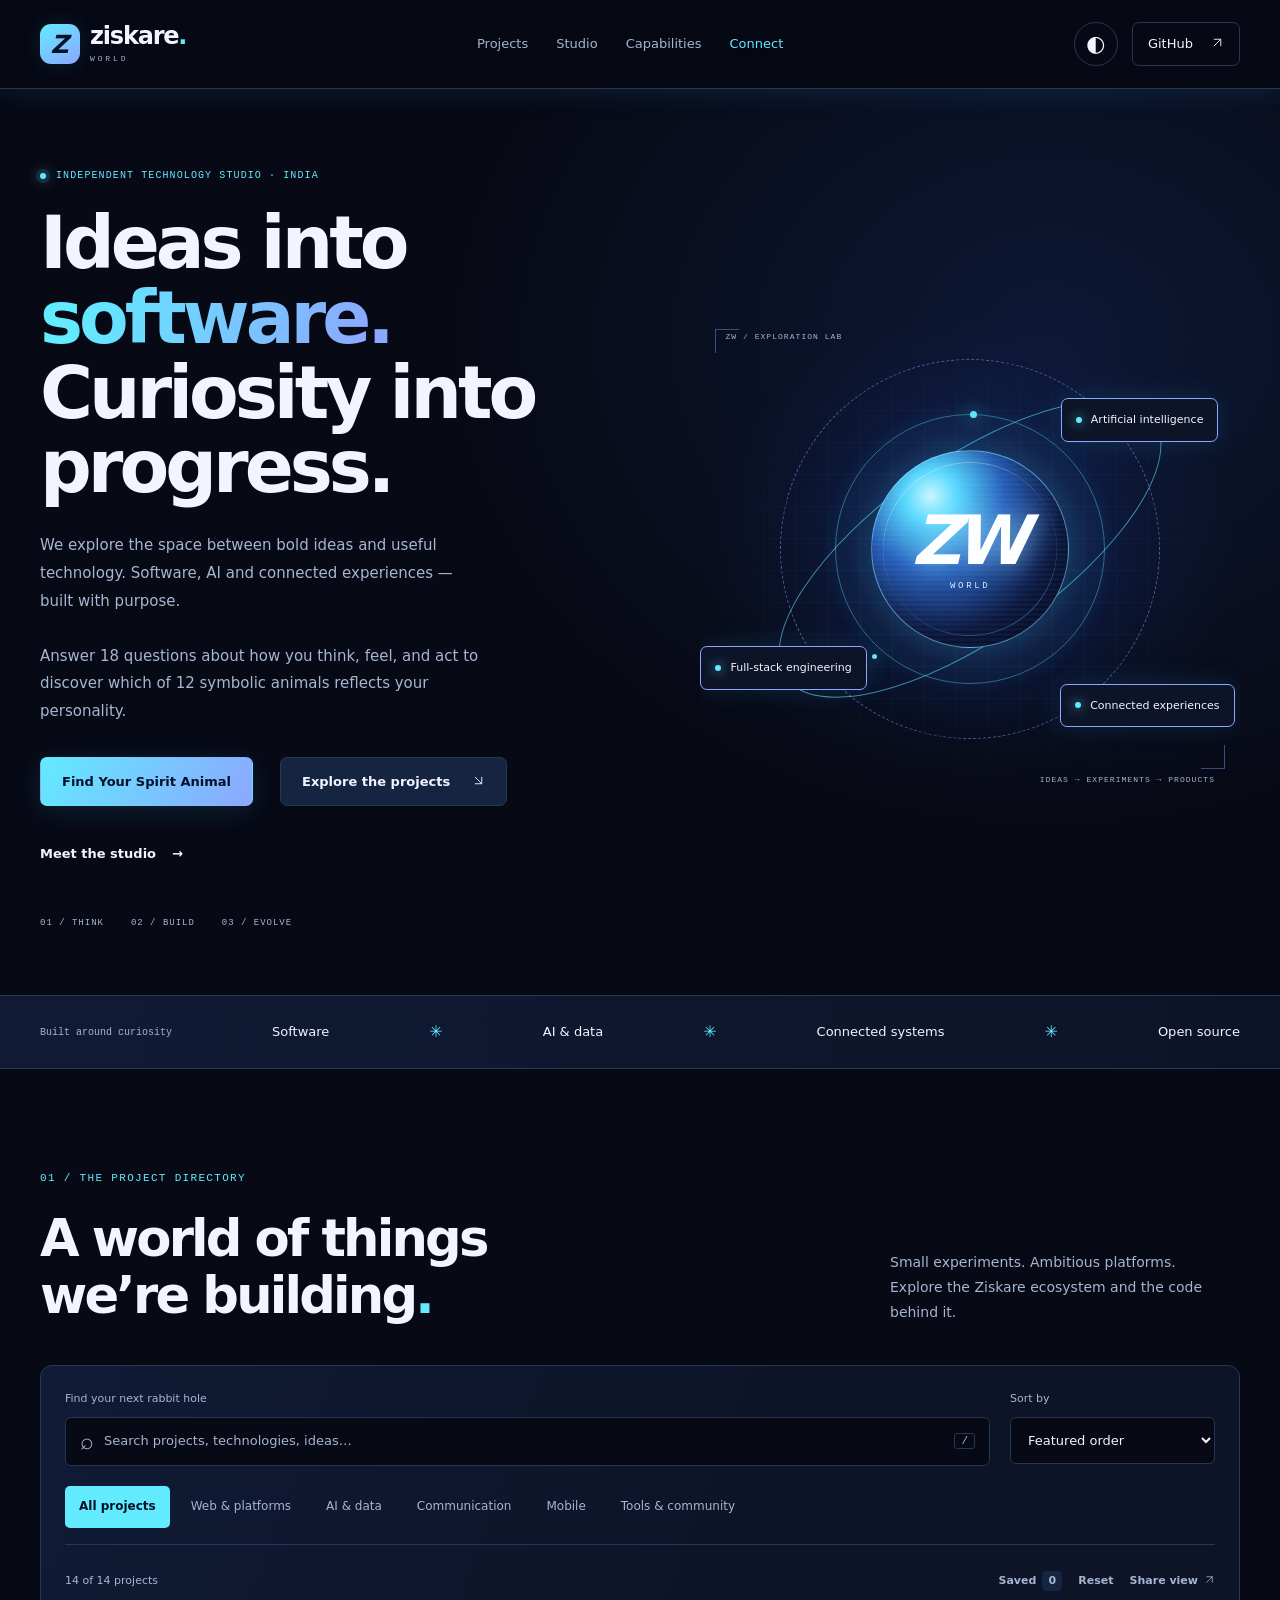
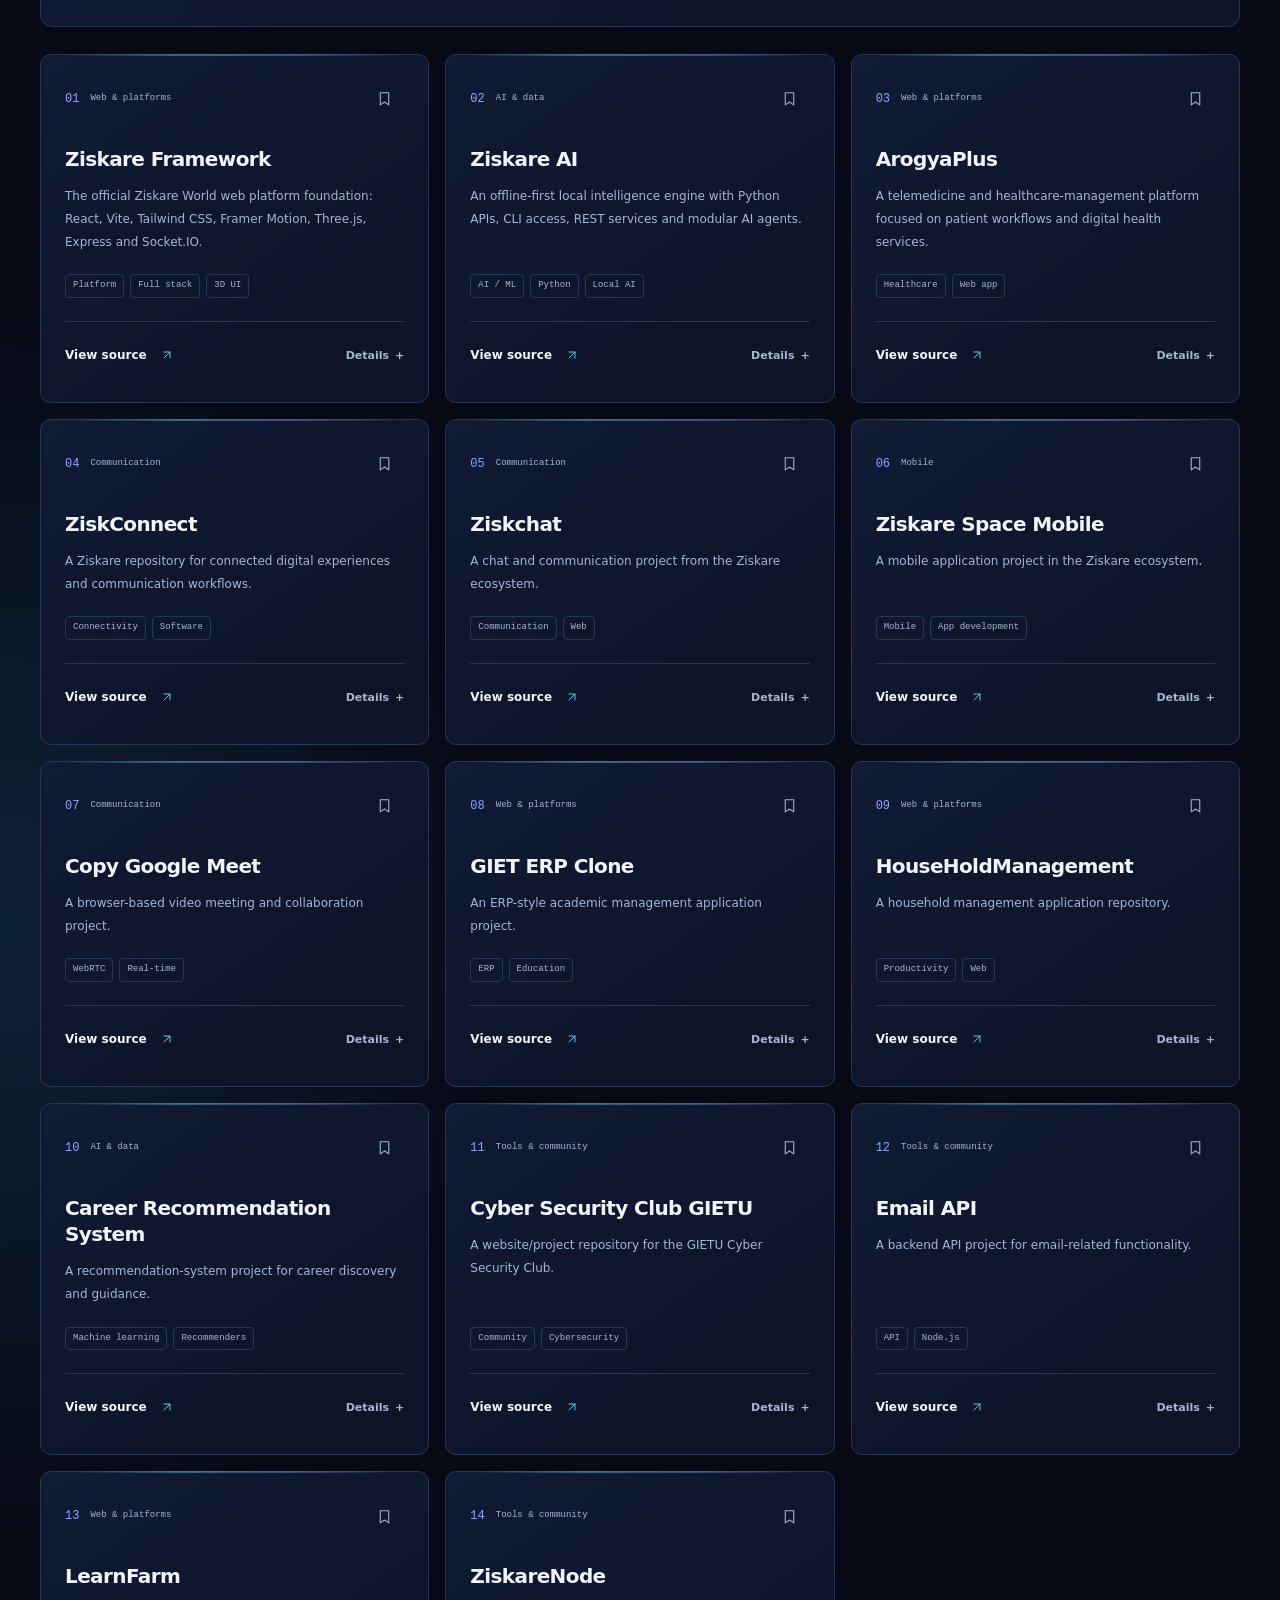
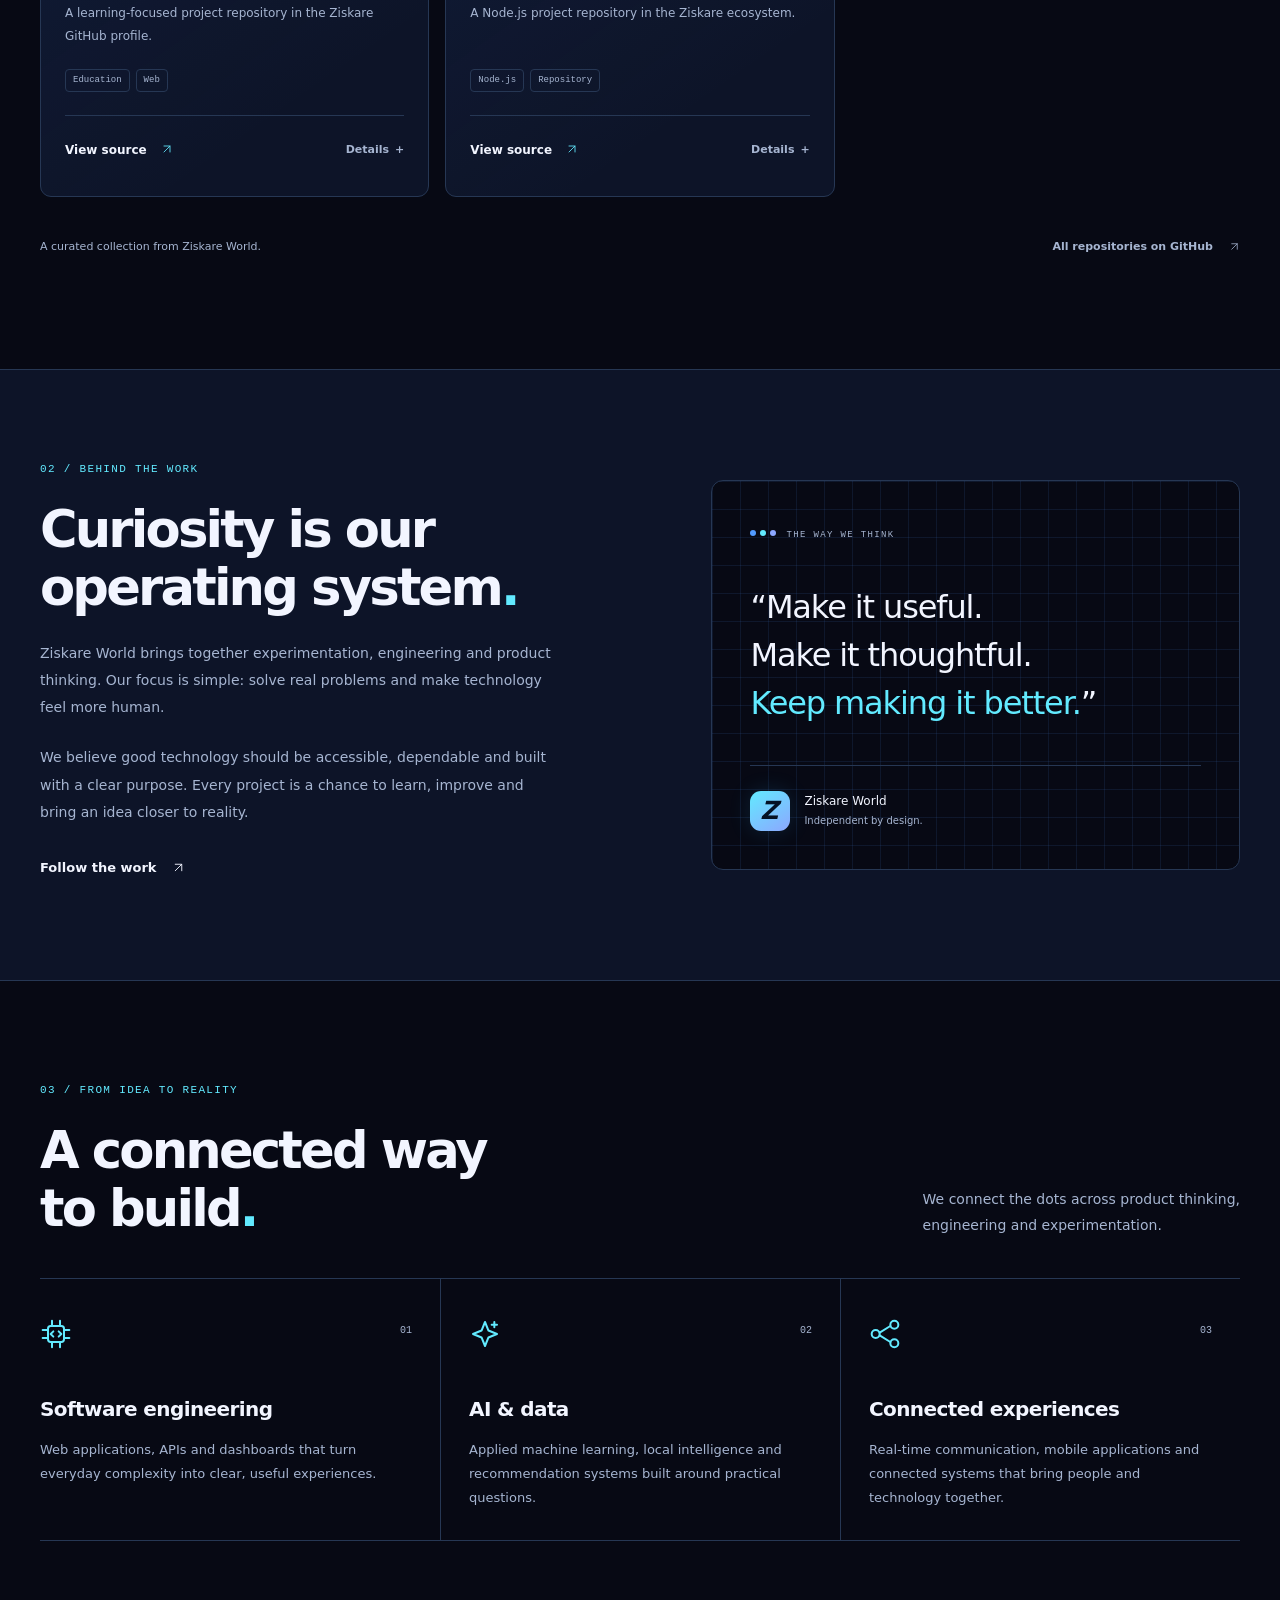
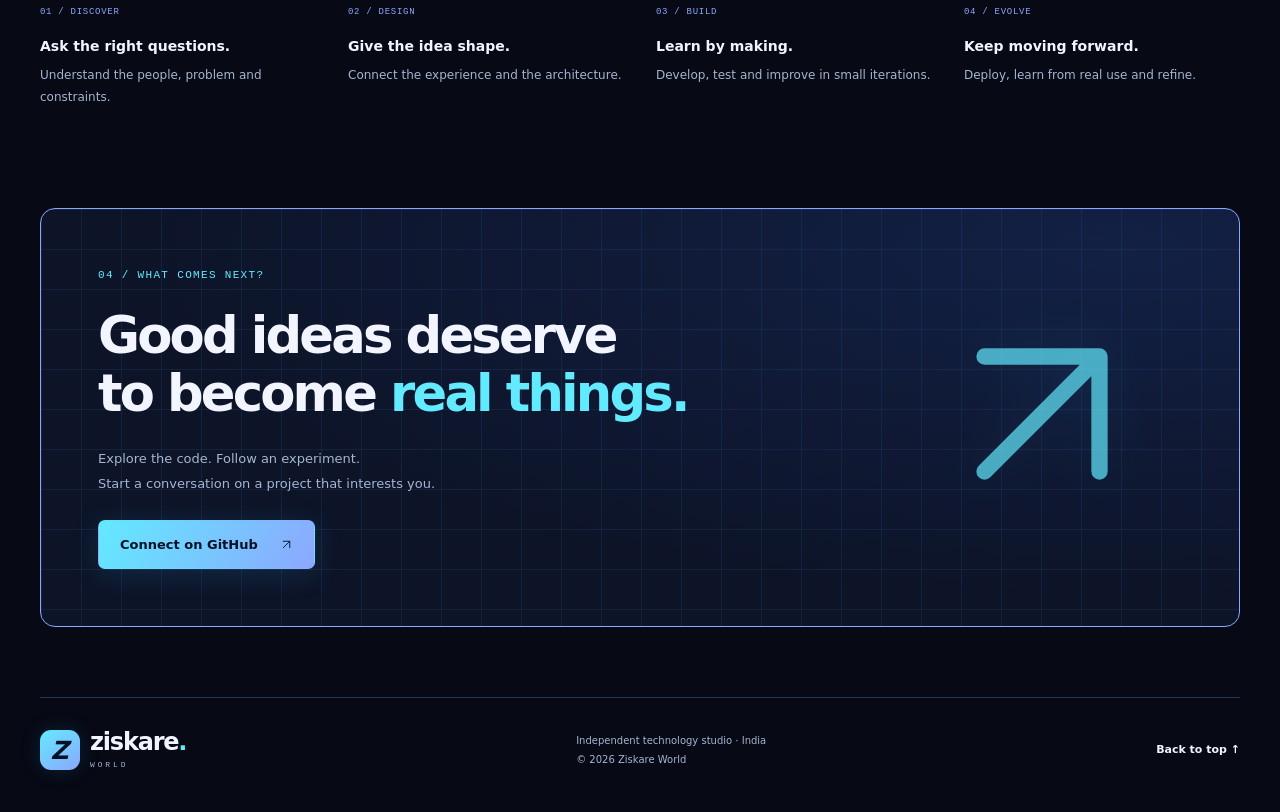
<file: index.html>
<!doctype html>
<html lang="en" data-theme="dark">
  <head>
    <meta charset="utf-8" />
    <meta name="viewport" content="width=device-width, initial-scale=1" />
    <meta name="theme-color" content="#070914" />
    <meta
      name="description"
      content="Ziskare World is an independent technology studio exploring software, AI and connected experiences. Discover our projects and the thinking behind them."
    />
    <link rel="canonical" href="https://ziskare.dev/" />
    <meta property="og:title" content="Ziskare World — Ideas into software." />
    <meta
      property="og:description"
      content="Explore software, AI and connected experiences from Ziskare World. Find a project, explore the source, and build something useful."
    />
    <meta property="og:type" content="website" />
    <meta property="og:url" content="https://ziskare.dev/" />
    <meta property="og:site_name" content="Ziskare World" />
    <meta name="twitter:card" content="summary" />
    <title>Ziskare World — Ideas into software.</title>
    <link rel="icon" type="image/svg+xml" href="/favicon.svg" />
    <link rel="stylesheet" href="/styles.css" />
    <script>
      try {
        const theme = localStorage.getItem("ziskare-theme");
        if (theme === "light") document.documentElement.dataset.theme = theme;
      } catch (_) {}
    </script>
    <script src="/site.js" defer></script>
  </head>
  <body>
    <a class="skip-link" href="#home">Skip to content</a>
    <header class="site-header">
      <div class="wrap navigation">
        <a class="brand" href="#home" aria-label="Ziskare World home"
          ><span class="brand-mark" aria-hidden="true">Z</span
          ><span
            >ziskare<span class="brand-dot">.</span><small>WORLD</small></span
          ></a
        >
        <nav id="primary-nav" aria-label="Main navigation">
          <a href="#work">Projects</a><a href="#about">Studio</a
          ><a href="#capabilities">Capabilities</a
          ><a href="#contact">Connect</a>
        </nav>
        <div class="header-actions">
          <button
            id="theme-toggle"
            class="icon-button"
            type="button"
            aria-label="Switch to light theme"
            hidden
          >
            <span aria-hidden="true">◐</span></button
          ><a
            class="github-header"
            href="https://github.com/ziskare-world"
            target="_blank"
            rel="noopener noreferrer"
            >GitHub
            <span aria-hidden="true"
              ><svg
                class="arrow-icon"
                viewBox="0 0 24 24"
                aria-hidden="true"
                focusable="false"
              >
                <path d="M6 18 18 6M6 6h12v12" /></svg></span></a
          ><button
            class="menu-button icon-button"
            type="button"
            aria-label="Open navigation"
            aria-controls="primary-nav"
            aria-expanded="false"
            hidden
          >
            <span aria-hidden="true">☰</span>
          </button>
        </div>
      </div>
    </header>
    <main id="home" tabindex="-1">
      <section class="hero wrap" aria-labelledby="hero-title">
        <div class="hero-copy">
          <p class="eyebrow">
            <span class="status-dot" aria-hidden="true"></span> Independent
            technology studio · India
          </p>
          <h1 id="hero-title">
            Ideas into<br /><span>software.</span><br />Curiosity into<br />progress.
          </h1>
          <p class="hero-description">
            We explore the space between bold ideas and useful technology.
            Software, AI and connected experiences — built with purpose.
          </p>
          <p class="hero-description" id="spirit-quiz-description">Answer 18 questions about how you think, feel, and act to discover which of 12 symbolic animals reflects your personality.</p>
          <div class="hero-actions">
            <a class="button button-primary" href="https://animalsprit.ziskare.dev/" aria-describedby="spirit-quiz-description">Find Your Spirit Animal</a>
            <a class="button" href="#work"
              >Explore the projects
              <span aria-hidden="true"
                ><svg
                  class="arrow-icon"
                  viewBox="0 0 24 24"
                  aria-hidden="true"
                  focusable="false"
                >
                  <path d="m6 6 12 12M6 18h12V6" /></svg></span></a
            ><a class="text-link" href="#about"
              >Meet the studio <span aria-hidden="true">→</span></a
            >
          </div>
          <div class="hero-footnote">
            <span>01 / THINK</span><span>02 / BUILD</span
            ><span>03 / EVOLVE</span>
          </div>
        </div>
        <div class="hero-art" aria-hidden="true">
          <div class="art-grid"></div>
          <div class="orbital orbit-one"></div>
          <div class="orbital orbit-two"></div>
          <div class="orbital orbit-three"></div>
          <div class="orbit-core"><span>ZW</span><small>WORLD</small></div>
          <div class="orbit-tag tag-ai"><i></i> Artificial intelligence</div>
          <div class="orbit-tag tag-web"><i></i> Full-stack engineering</div>
          <div class="orbit-tag tag-connected">
            <i></i> Connected experiences
          </div>
          <span class="art-coordinate coordinate-top">ZW / EXPLORATION LAB</span
          ><span class="art-coordinate coordinate-bottom"
            >IDEAS → EXPERIMENTS → PRODUCTS</span
          >
        </div>
      </section>
      <div class="focus-strip">
        <div class="wrap">
          <span>Built around curiosity</span><strong>Software</strong
          ><i aria-hidden="true">✳</i><strong>AI & data</strong
          ><i aria-hidden="true">✳</i><strong>Connected systems</strong
          ><i aria-hidden="true">✳</i><strong>Open source</strong>
        </div>
      </div>
      <section class="section wrap" id="work" aria-labelledby="work-title">
        <div class="section-heading">
          <div>
            <p class="eyebrow">01 / The project directory</p>
            <h2 id="work-title">
              A world of things<br />we’re building<span class="accent">.</span>
            </h2>
          </div>
          <p>
            Small experiments. Ambitious platforms.<br />Explore the Ziskare
            ecosystem and the code behind it.
          </p>
        </div>
        <div class="project-tools" hidden>
          <div class="tools-top">
            <div class="search-box">
              <label for="project-search">Find your next rabbit hole</label>
              <div class="search-input">
                <span aria-hidden="true">⌕</span
                ><input
                  id="project-search"
                  type="search"
                  placeholder="Search projects, technologies, ideas…"
                  autocomplete="off"
                  aria-controls="project-grid"
                /><kbd aria-hidden="true">/</kbd>
              </div>
            </div>
            <div class="sort-box">
              <label for="project-sort">Sort by</label
              ><select id="project-sort">
                <option value="featured">Featured order</option>
                <option value="az">Name: A–Z</option>
                <option value="za">Name: Z–A</option>
              </select>
            </div>
          </div>
          <div class="filters" role="group" aria-label="Project categories">
            <button type="button" data-filter="all" aria-pressed="true">
              All projects</button
            ><button type="button" data-filter="web" aria-pressed="false">
              Web & platforms</button
            ><button type="button" data-filter="ai" aria-pressed="false">
              AI & data</button
            ><button
              type="button"
              data-filter="communication"
              aria-pressed="false"
            >
              Communication</button
            ><button type="button" data-filter="mobile" aria-pressed="false">
              Mobile</button
            ><button type="button" data-filter="tools" aria-pressed="false">
              Tools & community
            </button>
          </div>
          <div class="results-toolbar">
            <p
              id="project-count"
              role="status"
              aria-live="polite"
              aria-atomic="true"
            >
              14 projects
            </p>
            <div>
              <button
                id="saved-toggle"
                class="text-button"
                type="button"
                aria-pressed="false"
              >
                Saved <span id="saved-count">0</span></button
              ><button id="reset-projects" class="text-button" type="button">
                Reset</button
              ><button id="share-view" class="text-button" type="button">
                Share view
                <span aria-hidden="true"
                  ><svg
                    class="arrow-icon"
                    viewBox="0 0 24 24"
                    aria-hidden="true"
                    focusable="false"
                  >
                    <path d="M6 18 18 6M6 6h12v12" /></svg
                ></span>
              </button>
            </div>
          </div>
          <div id="share-panel" class="share-panel" hidden>
            <label for="share-url">Share this search</label>
            <div class="share-row">
              <input id="share-url" type="text" readonly /><button
                id="copy-view"
                class="button button-small"
                type="button"
              >
                Copy link
              </button>
            </div>
            <p>
              Includes your search, category and sort order. Saved projects stay
              on this browser.
            </p>
          </div>
        </div>
        <div id="empty-state" class="empty-state" hidden>
          <span aria-hidden="true">⌕</span>
          <h3 id="empty-title">No matching projects</h3>
          <p id="empty-description">
            Try a different search or explore another category.
          </p>
          <button id="empty-reset" class="button button-primary" type="button">
            Show all projects
          </button>
        </div>
        <div class="project-grid" id="project-grid">
          <article
            class="project-card"
            data-category="web"
            data-project="ziskare-official"
            id="project-ziskare-official"
          >
            <div class="card-top">
              <span class="project-number">01</span
              ><span class="category-label">Web & platforms</span
              ><button
                class="save-button"
                type="button"
                aria-pressed="false"
                aria-label="Save Ziskare Framework"
                data-save
                hidden
              >
                <svg viewBox="0 0 24 24" aria-hidden="true">
                  <path d="M6 4h12v17l-6-4-6 4z" />
                </svg>
              </button>
            </div>
            <h3>Ziskare Framework</h3>
            <p class="project-description">
              The official Ziskare World web platform foundation: React, Vite,
              Tailwind CSS, Framer Motion, Three.js, Express and Socket.IO.
            </p>
            <div class="tags">
              <span>Platform</span><span>Full stack</span><span>3D UI</span>
            </div>
            <div class="card-actions">
              <a
                class="repo-link"
                href="https://github.com/ziskare-world/Ziskare-Official"
                target="_blank"
                rel="noopener noreferrer"
                aria-label="Open Ziskare Framework on GitHub (opens in a new tab)"
                >View source
                <span aria-hidden="true"
                  ><svg
                    class="arrow-icon"
                    viewBox="0 0 24 24"
                    aria-hidden="true"
                    focusable="false"
                  >
                    <path d="M6 18 18 6M6 6h12v12" /></svg></span></a
              ><button
                class="text-button"
                type="button"
                data-details
                hidden
                aria-label="Details for Ziskare Framework"
              >
                Details <span aria-hidden="true">+</span>
              </button>
            </div>
          </article>
          <article
            class="project-card"
            data-category="ai"
            data-project="ziskare-ai"
            id="project-ziskare-ai"
          >
            <div class="card-top">
              <span class="project-number">02</span
              ><span class="category-label">AI & data</span
              ><button
                class="save-button"
                type="button"
                aria-pressed="false"
                aria-label="Save Ziskare AI"
                data-save
                hidden
              >
                <svg viewBox="0 0 24 24" aria-hidden="true">
                  <path d="M6 4h12v17l-6-4-6 4z" />
                </svg>
              </button>
            </div>
            <h3>Ziskare AI</h3>
            <p class="project-description">
              An offline-first local intelligence engine with Python APIs, CLI
              access, REST services and modular AI agents.
            </p>
            <div class="tags">
              <span>AI / ML</span><span>Python</span><span>Local AI</span>
            </div>
            <div class="card-actions">
              <a
                class="repo-link"
                href="https://github.com/ziskare-world/Ziskare-Ai"
                target="_blank"
                rel="noopener noreferrer"
                aria-label="Open Ziskare AI on GitHub (opens in a new tab)"
                >View source
                <span aria-hidden="true"
                  ><svg
                    class="arrow-icon"
                    viewBox="0 0 24 24"
                    aria-hidden="true"
                    focusable="false"
                  >
                    <path d="M6 18 18 6M6 6h12v12" /></svg></span></a
              ><button
                class="text-button"
                type="button"
                data-details
                hidden
                aria-label="Details for Ziskare AI"
              >
                Details <span aria-hidden="true">+</span>
              </button>
            </div>
          </article>
          <article
            class="project-card"
            data-category="web"
            data-project="arogya-plus"
            id="project-arogya-plus"
          >
            <div class="card-top">
              <span class="project-number">03</span
              ><span class="category-label">Web & platforms</span
              ><button
                class="save-button"
                type="button"
                aria-pressed="false"
                aria-label="Save ArogyaPlus"
                data-save
                hidden
              >
                <svg viewBox="0 0 24 24" aria-hidden="true">
                  <path d="M6 4h12v17l-6-4-6 4z" />
                </svg>
              </button>
            </div>
            <h3>ArogyaPlus</h3>
            <p class="project-description">
              A telemedicine and healthcare-management platform focused on
              patient workflows and digital health services.
            </p>
            <div class="tags"><span>Healthcare</span><span>Web app</span></div>
            <div class="card-actions">
              <a
                class="repo-link"
                href="https://github.com/ziskare-world/Arogya-Plus"
                target="_blank"
                rel="noopener noreferrer"
                aria-label="Open ArogyaPlus on GitHub (opens in a new tab)"
                >View source
                <span aria-hidden="true"
                  ><svg
                    class="arrow-icon"
                    viewBox="0 0 24 24"
                    aria-hidden="true"
                    focusable="false"
                  >
                    <path d="M6 18 18 6M6 6h12v12" /></svg></span></a
              ><button
                class="text-button"
                type="button"
                data-details
                hidden
                aria-label="Details for ArogyaPlus"
              >
                Details <span aria-hidden="true">+</span>
              </button>
            </div>
          </article>
          <article
            class="project-card"
            data-category="communication"
            data-project="ziskconnect"
            id="project-ziskconnect"
          >
            <div class="card-top">
              <span class="project-number">04</span
              ><span class="category-label">Communication</span
              ><button
                class="save-button"
                type="button"
                aria-pressed="false"
                aria-label="Save ZiskConnect"
                data-save
                hidden
              >
                <svg viewBox="0 0 24 24" aria-hidden="true">
                  <path d="M6 4h12v17l-6-4-6 4z" />
                </svg>
              </button>
            </div>
            <h3>ZiskConnect</h3>
            <p class="project-description">
              A Ziskare repository for connected digital experiences and
              communication workflows.
            </p>
            <div class="tags">
              <span>Connectivity</span><span>Software</span>
            </div>
            <div class="card-actions">
              <a
                class="repo-link"
                href="https://github.com/ziskare-world/ZiskConnect"
                target="_blank"
                rel="noopener noreferrer"
                aria-label="Open ZiskConnect on GitHub (opens in a new tab)"
                >View source
                <span aria-hidden="true"
                  ><svg
                    class="arrow-icon"
                    viewBox="0 0 24 24"
                    aria-hidden="true"
                    focusable="false"
                  >
                    <path d="M6 18 18 6M6 6h12v12" /></svg></span></a
              ><button
                class="text-button"
                type="button"
                data-details
                hidden
                aria-label="Details for ZiskConnect"
              >
                Details <span aria-hidden="true">+</span>
              </button>
            </div>
          </article>
          <article
            class="project-card"
            data-category="communication"
            data-project="ziskchat"
            id="project-ziskchat"
          >
            <div class="card-top">
              <span class="project-number">05</span
              ><span class="category-label">Communication</span
              ><button
                class="save-button"
                type="button"
                aria-pressed="false"
                aria-label="Save Ziskchat"
                data-save
                hidden
              >
                <svg viewBox="0 0 24 24" aria-hidden="true">
                  <path d="M6 4h12v17l-6-4-6 4z" />
                </svg>
              </button>
            </div>
            <h3>Ziskchat</h3>
            <p class="project-description">
              A chat and communication project from the Ziskare ecosystem.
            </p>
            <div class="tags"><span>Communication</span><span>Web</span></div>
            <div class="card-actions">
              <a
                class="repo-link"
                href="https://github.com/ziskare-world/Ziskchat"
                target="_blank"
                rel="noopener noreferrer"
                aria-label="Open Ziskchat on GitHub (opens in a new tab)"
                >View source
                <span aria-hidden="true"
                  ><svg
                    class="arrow-icon"
                    viewBox="0 0 24 24"
                    aria-hidden="true"
                    focusable="false"
                  >
                    <path d="M6 18 18 6M6 6h12v12" /></svg></span></a
              ><button
                class="text-button"
                type="button"
                data-details
                hidden
                aria-label="Details for Ziskchat"
              >
                Details <span aria-hidden="true">+</span>
              </button>
            </div>
          </article>
          <article
            class="project-card"
            data-category="mobile"
            data-project="ziskare-space-mobile"
            id="project-ziskare-space-mobile"
          >
            <div class="card-top">
              <span class="project-number">06</span
              ><span class="category-label">Mobile</span
              ><button
                class="save-button"
                type="button"
                aria-pressed="false"
                aria-label="Save Ziskare Space Mobile"
                data-save
                hidden
              >
                <svg viewBox="0 0 24 24" aria-hidden="true">
                  <path d="M6 4h12v17l-6-4-6 4z" />
                </svg>
              </button>
            </div>
            <h3>Ziskare Space Mobile</h3>
            <p class="project-description">
              A mobile application project in the Ziskare ecosystem.
            </p>
            <div class="tags">
              <span>Mobile</span><span>App development</span>
            </div>
            <div class="card-actions">
              <a
                class="repo-link"
                href="https://github.com/ziskare-world/Ziskare-space-Mobile"
                target="_blank"
                rel="noopener noreferrer"
                aria-label="Open Ziskare Space Mobile on GitHub (opens in a new tab)"
                >View source
                <span aria-hidden="true"
                  ><svg
                    class="arrow-icon"
                    viewBox="0 0 24 24"
                    aria-hidden="true"
                    focusable="false"
                  >
                    <path d="M6 18 18 6M6 6h12v12" /></svg></span></a
              ><button
                class="text-button"
                type="button"
                data-details
                hidden
                aria-label="Details for Ziskare Space Mobile"
              >
                Details <span aria-hidden="true">+</span>
              </button>
            </div>
          </article>
          <article
            class="project-card"
            data-category="communication"
            data-project="copy-google-meet"
            id="project-copy-google-meet"
          >
            <div class="card-top">
              <span class="project-number">07</span
              ><span class="category-label">Communication</span
              ><button
                class="save-button"
                type="button"
                aria-pressed="false"
                aria-label="Save Copy Google Meet"
                data-save
                hidden
              >
                <svg viewBox="0 0 24 24" aria-hidden="true">
                  <path d="M6 4h12v17l-6-4-6 4z" />
                </svg>
              </button>
            </div>
            <h3>Copy Google Meet</h3>
            <p class="project-description">
              A browser-based video meeting and collaboration project.
            </p>
            <div class="tags"><span>WebRTC</span><span>Real-time</span></div>
            <div class="card-actions">
              <a
                class="repo-link"
                href="https://github.com/ziskare-world/copy-google-meet"
                target="_blank"
                rel="noopener noreferrer"
                aria-label="Open Copy Google Meet on GitHub (opens in a new tab)"
                >View source
                <span aria-hidden="true"
                  ><svg
                    class="arrow-icon"
                    viewBox="0 0 24 24"
                    aria-hidden="true"
                    focusable="false"
                  >
                    <path d="M6 18 18 6M6 6h12v12" /></svg></span></a
              ><button
                class="text-button"
                type="button"
                data-details
                hidden
                aria-label="Details for Copy Google Meet"
              >
                Details <span aria-hidden="true">+</span>
              </button>
            </div>
          </article>
          <article
            class="project-card"
            data-category="web"
            data-project="giet-erp-clone"
            id="project-giet-erp-clone"
          >
            <div class="card-top">
              <span class="project-number">08</span
              ><span class="category-label">Web & platforms</span
              ><button
                class="save-button"
                type="button"
                aria-pressed="false"
                aria-label="Save GIET ERP Clone"
                data-save
                hidden
              >
                <svg viewBox="0 0 24 24" aria-hidden="true">
                  <path d="M6 4h12v17l-6-4-6 4z" />
                </svg>
              </button>
            </div>
            <h3>GIET ERP Clone</h3>
            <p class="project-description">
              An ERP-style academic management application project.
            </p>
            <div class="tags"><span>ERP</span><span>Education</span></div>
            <div class="card-actions">
              <a
                class="repo-link"
                href="https://github.com/ziskare-world/GIET-Erp-clone"
                target="_blank"
                rel="noopener noreferrer"
                aria-label="Open GIET ERP Clone on GitHub (opens in a new tab)"
                >View source
                <span aria-hidden="true"
                  ><svg
                    class="arrow-icon"
                    viewBox="0 0 24 24"
                    aria-hidden="true"
                    focusable="false"
                  >
                    <path d="M6 18 18 6M6 6h12v12" /></svg></span></a
              ><button
                class="text-button"
                type="button"
                data-details
                hidden
                aria-label="Details for GIET ERP Clone"
              >
                Details <span aria-hidden="true">+</span>
              </button>
            </div>
          </article>
          <article
            class="project-card"
            data-category="web"
            data-project="householdmanagement"
            id="project-householdmanagement"
          >
            <div class="card-top">
              <span class="project-number">09</span
              ><span class="category-label">Web & platforms</span
              ><button
                class="save-button"
                type="button"
                aria-pressed="false"
                aria-label="Save HouseHoldManagement"
                data-save
                hidden
              >
                <svg viewBox="0 0 24 24" aria-hidden="true">
                  <path d="M6 4h12v17l-6-4-6 4z" />
                </svg>
              </button>
            </div>
            <h3>HouseHoldManagement</h3>
            <p class="project-description">
              A household management application repository.
            </p>
            <div class="tags"><span>Productivity</span><span>Web</span></div>
            <div class="card-actions">
              <a
                class="repo-link"
                href="https://github.com/ziskare-world/HouseHoldManagement"
                target="_blank"
                rel="noopener noreferrer"
                aria-label="Open HouseHoldManagement on GitHub (opens in a new tab)"
                >View source
                <span aria-hidden="true"
                  ><svg
                    class="arrow-icon"
                    viewBox="0 0 24 24"
                    aria-hidden="true"
                    focusable="false"
                  >
                    <path d="M6 18 18 6M6 6h12v12" /></svg></span></a
              ><button
                class="text-button"
                type="button"
                data-details
                hidden
                aria-label="Details for HouseHoldManagement"
              >
                Details <span aria-hidden="true">+</span>
              </button>
            </div>
          </article>
          <article
            class="project-card"
            data-category="ai"
            data-project="career-recommendation-system"
            id="project-career-recommendation-system"
          >
            <div class="card-top">
              <span class="project-number">10</span
              ><span class="category-label">AI & data</span
              ><button
                class="save-button"
                type="button"
                aria-pressed="false"
                aria-label="Save Career Recommendation System"
                data-save
                hidden
              >
                <svg viewBox="0 0 24 24" aria-hidden="true">
                  <path d="M6 4h12v17l-6-4-6 4z" />
                </svg>
              </button>
            </div>
            <h3>Career Recommendation System</h3>
            <p class="project-description">
              A recommendation-system project for career discovery and guidance.
            </p>
            <div class="tags">
              <span>Machine learning</span><span>Recommenders</span>
            </div>
            <div class="card-actions">
              <a
                class="repo-link"
                href="https://github.com/ziskare-world/Career-Recommendation-System"
                target="_blank"
                rel="noopener noreferrer"
                aria-label="Open Career Recommendation System on GitHub (opens in a new tab)"
                >View source
                <span aria-hidden="true"
                  ><svg
                    class="arrow-icon"
                    viewBox="0 0 24 24"
                    aria-hidden="true"
                    focusable="false"
                  >
                    <path d="M6 18 18 6M6 6h12v12" /></svg></span></a
              ><button
                class="text-button"
                type="button"
                data-details
                hidden
                aria-label="Details for Career Recommendation System"
              >
                Details <span aria-hidden="true">+</span>
              </button>
            </div>
          </article>
          <article
            class="project-card"
            data-category="tools"
            data-project="cyber-seccurity-club-gietu"
            id="project-cyber-seccurity-club-gietu"
          >
            <div class="card-top">
              <span class="project-number">11</span
              ><span class="category-label">Tools & community</span
              ><button
                class="save-button"
                type="button"
                aria-pressed="false"
                aria-label="Save Cyber Security Club GIETU"
                data-save
                hidden
              >
                <svg viewBox="0 0 24 24" aria-hidden="true">
                  <path d="M6 4h12v17l-6-4-6 4z" />
                </svg>
              </button>
            </div>
            <h3>Cyber Security Club GIETU</h3>
            <p class="project-description">
              A website/project repository for the GIETU Cyber Security Club.
            </p>
            <div class="tags">
              <span>Community</span><span>Cybersecurity</span>
            </div>
            <div class="card-actions">
              <a
                class="repo-link"
                href="https://github.com/ziskare-world/Cyber-Seccurity-Club-Gietu"
                target="_blank"
                rel="noopener noreferrer"
                aria-label="Open Cyber Security Club GIETU on GitHub (opens in a new tab)"
                >View source
                <span aria-hidden="true"
                  ><svg
                    class="arrow-icon"
                    viewBox="0 0 24 24"
                    aria-hidden="true"
                    focusable="false"
                  >
                    <path d="M6 18 18 6M6 6h12v12" /></svg></span></a
              ><button
                class="text-button"
                type="button"
                data-details
                hidden
                aria-label="Details for Cyber Security Club GIETU"
              >
                Details <span aria-hidden="true">+</span>
              </button>
            </div>
          </article>
          <article
            class="project-card"
            data-category="tools"
            data-project="email-api"
            id="project-email-api"
          >
            <div class="card-top">
              <span class="project-number">12</span
              ><span class="category-label">Tools & community</span
              ><button
                class="save-button"
                type="button"
                aria-pressed="false"
                aria-label="Save Email API"
                data-save
                hidden
              >
                <svg viewBox="0 0 24 24" aria-hidden="true">
                  <path d="M6 4h12v17l-6-4-6 4z" />
                </svg>
              </button>
            </div>
            <h3>Email API</h3>
            <p class="project-description">
              A backend API project for email-related functionality.
            </p>
            <div class="tags"><span>API</span><span>Node.js</span></div>
            <div class="card-actions">
              <a
                class="repo-link"
                href="https://github.com/ziskare-world/email-api"
                target="_blank"
                rel="noopener noreferrer"
                aria-label="Open Email API on GitHub (opens in a new tab)"
                >View source
                <span aria-hidden="true"
                  ><svg
                    class="arrow-icon"
                    viewBox="0 0 24 24"
                    aria-hidden="true"
                    focusable="false"
                  >
                    <path d="M6 18 18 6M6 6h12v12" /></svg></span></a
              ><button
                class="text-button"
                type="button"
                data-details
                hidden
                aria-label="Details for Email API"
              >
                Details <span aria-hidden="true">+</span>
              </button>
            </div>
          </article>
          <article
            class="project-card"
            data-category="web"
            data-project="learnfarm"
            id="project-learnfarm"
          >
            <div class="card-top">
              <span class="project-number">13</span
              ><span class="category-label">Web & platforms</span
              ><button
                class="save-button"
                type="button"
                aria-pressed="false"
                aria-label="Save LearnFarm"
                data-save
                hidden
              >
                <svg viewBox="0 0 24 24" aria-hidden="true">
                  <path d="M6 4h12v17l-6-4-6 4z" />
                </svg>
              </button>
            </div>
            <h3>LearnFarm</h3>
            <p class="project-description">
              A learning-focused project repository in the Ziskare GitHub
              profile.
            </p>
            <div class="tags"><span>Education</span><span>Web</span></div>
            <div class="card-actions">
              <a
                class="repo-link"
                href="https://github.com/ziskare-world/learnfarm"
                target="_blank"
                rel="noopener noreferrer"
                aria-label="Open LearnFarm on GitHub (opens in a new tab)"
                >View source
                <span aria-hidden="true"
                  ><svg
                    class="arrow-icon"
                    viewBox="0 0 24 24"
                    aria-hidden="true"
                    focusable="false"
                  >
                    <path d="M6 18 18 6M6 6h12v12" /></svg></span></a
              ><button
                class="text-button"
                type="button"
                data-details
                hidden
                aria-label="Details for LearnFarm"
              >
                Details <span aria-hidden="true">+</span>
              </button>
            </div>
          </article>
          <article
            class="project-card"
            data-category="tools"
            data-project="ziskarenode"
            id="project-ziskarenode"
          >
            <div class="card-top">
              <span class="project-number">14</span
              ><span class="category-label">Tools & community</span
              ><button
                class="save-button"
                type="button"
                aria-pressed="false"
                aria-label="Save ZiskareNode"
                data-save
                hidden
              >
                <svg viewBox="0 0 24 24" aria-hidden="true">
                  <path d="M6 4h12v17l-6-4-6 4z" />
                </svg>
              </button>
            </div>
            <h3>ZiskareNode</h3>
            <p class="project-description">
              A Node.js project repository in the Ziskare ecosystem.
            </p>
            <div class="tags"><span>Node.js</span><span>Repository</span></div>
            <div class="card-actions">
              <a
                class="repo-link"
                href="https://github.com/ziskare-world/ZiskareNode"
                target="_blank"
                rel="noopener noreferrer"
                aria-label="Open ZiskareNode on GitHub (opens in a new tab)"
                >View source
                <span aria-hidden="true"
                  ><svg
                    class="arrow-icon"
                    viewBox="0 0 24 24"
                    aria-hidden="true"
                    focusable="false"
                  >
                    <path d="M6 18 18 6M6 6h12v12" /></svg></span></a
              ><button
                class="text-button"
                type="button"
                data-details
                hidden
                aria-label="Details for ZiskareNode"
              >
                Details <span aria-hidden="true">+</span>
              </button>
            </div>
          </article>
        </div>
        <div class="directory-footer">
          <p>A curated collection from Ziskare World.</p>
          <a
            class="text-link"
            href="https://github.com/ziskare-world?tab=repositories"
            target="_blank"
            rel="noopener noreferrer"
            >All repositories on GitHub
            <span aria-hidden="true"
              ><svg
                class="arrow-icon"
                viewBox="0 0 24 24"
                aria-hidden="true"
                focusable="false"
              >
                <path d="M6 18 18 6M6 6h12v12" /></svg></span
          ></a>
        </div>
        <noscript
          ><p class="notice">
            All projects are available above. Enable JavaScript to use search,
            saved projects and theme switching.
          </p></noscript
        >
      </section>
      <section class="studio-section" id="about" aria-labelledby="about-title">
        <div class="wrap studio-grid">
          <div>
            <p class="eyebrow">02 / Behind the work</p>
            <h2 id="about-title">
              Curiosity is our<br />operating system<span class="accent"
                >.</span
              >
            </h2>
            <p class="section-copy">
              Ziskare World brings together experimentation, engineering and
              product thinking. Our focus is simple: solve real problems and
              make technology feel more human.
            </p>
            <p class="section-copy">
              We believe good technology should be accessible, dependable and
              built with a clear purpose. Every project is a chance to learn,
              improve and bring an idea closer to reality.
            </p>
            <a
              class="text-link"
              href="https://github.com/ziskare-world"
              target="_blank"
              rel="noopener noreferrer"
              >Follow the work
              <span aria-hidden="true"
                ><svg
                  class="arrow-icon"
                  viewBox="0 0 24 24"
                  aria-hidden="true"
                  focusable="false"
                >
                  <path d="M6 18 18 6M6 6h12v12" /></svg></span
            ></a>
          </div>
          <div class="studio-note">
            <span class="note-label">THE WAY WE THINK</span>
            <p>
              “Make it useful.<br />Make it thoughtful.<br /><em
                >Keep making it better.</em
              >”
            </p>
            <div class="note-bottom">
              <span class="brand-mark" aria-hidden="true">Z</span
              ><span
                >Ziskare World<br /><small>Independent by design.</small></span
              >
            </div>
          </div>
        </div>
      </section>
      <section
        class="section wrap"
        id="capabilities"
        aria-labelledby="capabilities-title"
      >
        <div class="section-heading">
          <div>
            <p class="eyebrow">03 / From idea to reality</p>
            <h2 id="capabilities-title">
              A connected way<br />to build<span class="accent">.</span>
            </h2>
          </div>
          <p>
            We connect the dots across product thinking,<br />engineering and
            experimentation.
          </p>
        </div>
        <div class="capability-grid">
          <article>
            <span class="capability-icon" aria-hidden="true"
              ><svg viewBox="0 0 24 24" focusable="false">
                <rect x="6" y="6" width="12" height="12" rx="2" />
                <path
                  d="M9 2v4m6-4v4M9 18v4m6-4v4M2 9h4m-4 6h4m12-6h4m-4 6h4"
                />
                <path d="m10 10-2 2 2 2m4-4 2 2-2 2" /></svg
            ></span>
            <h3>Software engineering</h3>
            <p>
              Web applications, APIs and dashboards that turn everyday
              complexity into clear, useful experiences.
            </p>
            <span class="capability-index">01</span>
          </article>
          <article>
            <span class="capability-icon" aria-hidden="true"
              ><svg viewBox="0 0 24 24" focusable="false">
                <path
                  d="m12 3 2.6 6.4L21 12l-6.4 2.6L12 21l-2.6-6.4L3 12l6.4-2.6Z"
                />
                <path d="M19 3v4m-2-2h4" /></svg
            ></span>
            <h3>AI & data</h3>
            <p>
              Applied machine learning, local intelligence and recommendation
              systems built around practical questions.
            </p>
            <span class="capability-index">02</span>
          </article>
          <article>
            <span class="capability-icon" aria-hidden="true"
              ><svg viewBox="0 0 24 24" focusable="false">
                <circle cx="5" cy="12" r="3" />
                <circle cx="19" cy="5" r="3" />
                <circle cx="19" cy="19" r="3" />
                <path d="m8 11 8-5m-8 7 8 5" /></svg
            ></span>
            <h3>Connected experiences</h3>
            <p>
              Real-time communication, mobile applications and connected systems
              that bring people and technology together.
            </p>
            <span class="capability-index">03</span>
          </article>
        </div>
        <div class="process" id="process">
          <div>
            <span>01 / DISCOVER</span>
            <h3>Ask the right questions.</h3>
            <p>Understand the people, problem and constraints.</p>
          </div>
          <div>
            <span>02 / DESIGN</span>
            <h3>Give the idea shape.</h3>
            <p>Connect the experience and the architecture.</p>
          </div>
          <div>
            <span>03 / BUILD</span>
            <h3>Learn by making.</h3>
            <p>Develop, test and improve in small iterations.</p>
          </div>
          <div>
            <span>04 / EVOLVE</span>
            <h3>Keep moving forward.</h3>
            <p>Deploy, learn from real use and refine.</p>
          </div>
        </div>
      </section>
      <section
        class="wrap contact-section"
        id="contact"
        aria-labelledby="contact-title"
      >
        <div class="contact-panel">
          <div>
            <p class="eyebrow">04 / What comes next?</p>
            <h2 id="contact-title">
              Good ideas deserve<br />to become <em>real things.</em>
            </h2>
            <p>
              Explore the code. Follow an experiment.<br />Start a conversation
              on a project that interests you.
            </p>
            <a
              class="button button-primary"
              href="https://github.com/ziskare-world"
              target="_blank"
              rel="noopener noreferrer"
              >Connect on GitHub
              <span aria-hidden="true"
                ><svg
                  class="arrow-icon"
                  viewBox="0 0 24 24"
                  aria-hidden="true"
                  focusable="false"
                >
                  <path d="M6 18 18 6M6 6h12v12" /></svg></span
            ></a>
          </div>
          <span class="contact-art" aria-hidden="true"
            ><svg
              class="arrow-icon"
              viewBox="0 0 24 24"
              aria-hidden="true"
              focusable="false"
            >
              <path d="M6 18 18 6M6 6h12v12" /></svg
          ></span>
        </div>
      </section>
    </main>
    <footer class="wrap footer">
      <a class="brand" href="#home"
        ><span class="brand-mark" aria-hidden="true">Z</span
        ><span
          >ziskare<span class="brand-dot">.</span><small>WORLD</small></span
        ></a
      >
      <p>
        Independent technology studio · India<br />©
        <span id="year">2026</span> Ziskare World
      </p>
      <a class="text-link" href="#home">Back to top ↑</a>
    </footer>
    <dialog
      id="project-dialog"
      aria-labelledby="dialog-title"
      aria-describedby="dialog-description"
    >
      <button
        class="dialog-close icon-button"
        type="button"
        aria-label="Close project details"
      >
        ×
      </button>
      <p class="eyebrow" id="dialog-category"></p>
      <h2 id="dialog-title"></h2>
      <p id="dialog-description"></p>
      <div class="tags" id="dialog-tags"></div>
      <p class="dialog-note">
        Explore the repository for source code, documentation and the latest
        project activity.
      </p>
      <a
        class="button button-primary"
        id="dialog-source"
        target="_blank"
        rel="noopener noreferrer"
        >Open on GitHub
        <svg
          class="arrow-icon"
          viewBox="0 0 24 24"
          aria-hidden="true"
          focusable="false"
        >
          <path d="M6 18 18 6M6 6h12v12" /></svg
      ></a>
    </dialog>
    <p class="toast" id="feedback" role="status" aria-live="polite" hidden></p>
    <script
      async
      src="https://pagead2.googlesyndication.com/pagead/js/adsbygoogle.js?client=ca-pub-6166613955562503"
      crossorigin="anonymous"
    ></script>
  </body>
</html>
</file>
<file: styles.css>
/* Ziskare World — no framework or build step required. */
:root {
  color-scheme: dark;
  --bg: #070914;
  --surface: #0d1428;
  --surface-high: #152441;
  --text: #f2f5ff;
  --muted: #a6b5d1;
  --line: #263754;
  --accent: #62eaff;
  --accent-text: #041126;
  --soft: #8ca7ff;
  --header: rgba(7, 9, 20, 0.92);
  --shadow: 0 24px 70px #02061166;
  --scene-glow: #244aa63a;
  --accent-glow: #35b8ff24;
  --panel-shine: #3c70df12;
  --grid-color: #4d8ded1c;
  font-family:
    Inter,
    ui-sans-serif,
    system-ui,
    -apple-system,
    BlinkMacSystemFont,
    "Segoe UI",
    sans-serif;
}
:root[data-theme="light"] {
  color-scheme: light;
  --bg: #f2f6ff;
  --surface: #fff;
  --surface-high: #e5edff;
  --text: #10244a;
  --muted: #526581;
  --line: #c6d5ee;
  --accent: #005bb5;
  --accent-text: #fff;
  --soft: #465de4;
  --header: rgba(242, 246, 255, 0.95);
  --shadow: 0 24px 70px #15386a14;
  --scene-glow: #adc8ff55;
  --accent-glow: #2175ff16;
  --panel-shine: #277bff09;
  --grid-color: #3566bc15;
}
* {
  box-sizing: border-box;
}
html {
  scroll-behavior: smooth;
  scroll-padding-top: 110px;
}
body {
  margin: 0;
  background:
    radial-gradient(
      ellipse 800px 650px at 82% 340px,
      var(--scene-glow),
      transparent 75%
    ),
    radial-gradient(
      ellipse 650px 800px at 0% 45%,
      var(--accent-glow),
      transparent 80%
    ),
    var(--bg);
  color: var(--text);
  line-height: 1.6;
}
a {
  color: inherit;
  text-decoration: none;
}
button,
input,
select {
  font: inherit;
}
button {
  cursor: pointer;
}
button:disabled {
  cursor: wait;
}
button,
a,
input,
select {
  -webkit-tap-highlight-color: transparent;
}
button {
  color: inherit;
}
a:focus-visible,
button:focus-visible,
input:focus-visible,
select:focus-visible {
  outline: 3px solid var(--accent);
  outline-offset: 5px;
}
[hidden] {
  display: none !important;
}
::selection {
  background: var(--accent);
  color: var(--accent-text);
}
.wrap {
  width: min(1200px, calc(100% - 64px));
  margin-inline: auto;
}
h1,
h2,
h3,
p {
  margin: 0;
}
h1,
h2,
h3 {
  line-height: 1.13;
}
h1,
h2 {
  letter-spacing: -0.055em;
}
h2 {
  font-size: clamp(34px, 4vw, 54px);
  font-weight: 650;
}
.accent {
  color: var(--accent);
}
.eyebrow {
  font:
    500 11px/1.7 ui-monospace,
    SFMono-Regular,
    Consolas,
    monospace;
  letter-spacing: 0.12em;
  text-transform: uppercase;
  color: var(--accent);
  margin-bottom: 22px;
}
.skip-link {
  position: fixed;
  top: 12px;
  left: 12px;
  padding: 12px 18px;
  background: var(--accent);
  color: var(--accent-text);
  z-index: 100;
  transform: translateY(-150%);
  border-radius: 8px;
}
.skip-link:focus {
  transform: none;
}
.site-header {
  position: sticky;
  top: 0;
  z-index: 30;
  background: var(--header);
  border-bottom: 1px solid var(--line);
  backdrop-filter: blur(18px);
}
.navigation {
  min-height: 88px;
  display: flex;
  align-items: center;
  justify-content: space-between;
  gap: 24px;
  position: relative;
}
.brand {
  display: inline-flex;
  align-items: center;
  gap: 10px;
  font-size: 24px;
  font-weight: 750;
  letter-spacing: -0.05em;
  line-height: 1;
}
.brand-mark {
  background: var(--accent);
  color: var(--accent-text);
  font-size: 25px;
  font-weight: 900;
  width: 40px;
  height: 40px;
  display: grid;
  place-items: center;
  border-radius: 11px;
  font-style: italic;
  padding-right: 2px;
}
.brand-dot {
  color: var(--accent);
}
.brand small {
  display: block;
  font:
    500 8px/1.2 ui-monospace,
    monospace;
  letter-spacing: 0.36em;
  margin-top: 6px;
  color: var(--muted);
}
#primary-nav {
  display: flex;
  gap: 28px;
}
#primary-nav a {
  font-size: 13px;
  color: var(--muted);
  padding-block: 12px;
}
#primary-nav a:hover,
#primary-nav a[aria-current="location"] {
  color: var(--text);
}
.header-actions {
  display: flex;
  align-items: center;
  gap: 14px;
}
.icon-button {
  width: 44px;
  height: 44px;
  display: grid;
  place-items: center;
  background: none;
  border: 1px solid var(--line);
  border-radius: 50%;
  font-size: 22px;
}
.icon-button:hover {
  background: var(--surface-high);
}
.github-header {
  font-size: 13px;
  display: flex;
  gap: 18px;
  align-items: center;
  padding: 10px 15px;
  border: 1px solid var(--line);
  border-radius: 7px;
  min-height: 44px;
}
.github-header:hover {
  border-color: var(--accent);
}
.menu-button {
  display: none;
}
.hero {
  display: grid;
  grid-template-columns: 1.15fr 1fr;
  gap: 40px;
  align-items: center;
  padding-block: 78px 65px;
  min-height: 720px;
}
.hero .eyebrow {
  font-size: 10px;
  letter-spacing: 0.11em;
  display: flex;
  align-items: center;
  gap: 10px;
}
.status-dot {
  display: inline-block;
  flex: none;
  width: 6px;
  height: 6px;
  border-radius: 50%;
  background: var(--accent);
  box-shadow:
    0 0 0 4px var(--accent-glow),
    0 0 14px var(--accent);
}
.hero h1 {
  font-size: clamp(52px, 5.65vw, 79px);
  font-weight: 650;
  line-height: 1.035;
}
.hero h1 > span {
  color: var(--accent);
}
.hero-description {
  font-size: 15px;
  line-height: 1.85;
  color: var(--muted);
  max-width: 445px;
  margin-top: 27px;
}
.hero-actions {
  display: flex;
  align-items: center;
  gap: 27px;
  margin-top: 31px;
  flex-wrap: wrap;
}
.button {
  display: inline-flex;
  justify-content: center;
  align-items: center;
  gap: 22px;
  min-height: 49px;
  padding: 13px 21px;
  border: 1px solid var(--line);
  border-radius: 7px;
  background: var(--surface-high);
  font-size: 13px;
  font-weight: 650;
  line-height: 1.5;
  transition:
    transform 0.15s,
    background 0.15s;
}
.button:hover {
  transform: translateY(-2px);
}
.button-primary {
  background: var(--accent);
  color: var(--accent-text);
  border-color: var(--accent);
}
.button-small {
  min-height: 44px;
  padding: 10px 16px;
  white-space: nowrap;
}
.text-link {
  display: inline-flex;
  align-items: center;
  gap: 16px;
  font-size: 13px;
  font-weight: 550;
  min-height: 44px;
}
.text-link:hover {
  text-decoration: underline;
  text-underline-offset: 5px;
}
.hero-footnote {
  display: flex;
  gap: 27px;
  margin-top: 40px;
  color: var(--muted);
  font:
    9px/1.5 ui-monospace,
    monospace;
  letter-spacing: 0.11em;
}
.hero-art {
  position: relative;
  height: 470px;
  isolation: isolate;
  display: grid;
  place-items: center;
  min-width: 0;
  overflow: hidden;
  border-radius: 24px;
  background: radial-gradient(
    ellipse at center,
    var(--scene-glow),
    transparent 70%
  );
}
.art-grid {
  position: absolute;
  inset: 0;
  background-image:
    linear-gradient(var(--line) 1px, transparent 1px),
    linear-gradient(90deg, var(--line) 1px, transparent 1px);
  background-size: 32px 32px;
  opacity: 0.5;
  mask-image: radial-gradient(ellipse, #000, transparent 72%);
  z-index: -1;
}
.orbital {
  position: absolute;
  border: 1px solid var(--line);
  border-radius: 50%;
  width: 270px;
  height: 270px;
}
.orbit-two {
  width: 380px;
  height: 380px;
  border-style: dashed;
  opacity: 0.7;
}
.orbit-three {
  width: 450px;
  height: 180px;
  transform: rotate(-35deg);
  border-color: var(--soft);
  opacity: 0.45;
}
.orbit-core {
  width: 198px;
  height: 198px;
  display: flex;
  flex-direction: column;
  justify-content: center;
  align-items: center;
  border-radius: 50%;
  background: radial-gradient(
    circle at 30% 23%,
    #c9f8ff 0%,
    #57d9ff 13%,
    #2860bd 36%,
    #111d4b 68%,
    #050b20 100%
  );
  color: #fff;
  box-shadow:
    0 0 50px #37c9ff44,
    0 0 110px #4175ff33,
    inset -18px -18px 35px #03091e88;
  border: 1px solid #8beaff88;
  position: relative;
  overflow: hidden;
}
.orbit-core > span {
  font-size: 68px;
  line-height: 1;
  font-weight: 850;
  font-style: italic;
  letter-spacing: -0.1em;
  padding-right: 6px;
  text-shadow: 0 0 24px #a2eaff88;
}
.orbit-core small {
  font:
    9px ui-monospace,
    monospace;
  letter-spacing: 0.45em;
  margin-top: 6px;
}
.orbit-tag {
  position: absolute;
  font-size: 11px;
  background: var(--surface);
  border: 1px solid var(--line);
  border-radius: 7px;
  padding: 12px 14px;
  box-shadow: var(--shadow);
  display: flex;
  align-items: center;
  gap: 9px;
}
.orbit-tag i {
  width: 6px;
  height: 6px;
  border-radius: 50%;
  background: var(--accent);
}
.tag-ai {
  right: 4%;
  top: 18%;
}
.tag-web {
  left: 0;
  bottom: 20%;
}
.tag-connected {
  right: 1%;
  bottom: 12%;
}
.art-coordinate {
  position: absolute;
  font:
    8px ui-monospace,
    monospace;
  letter-spacing: 0.13em;
  color: var(--muted);
}
.coordinate-top {
  top: 18px;
  left: 25px;
}
.coordinate-bottom {
  bottom: 0;
  right: 25px;
}
.focus-strip {
  border-block: 1px solid var(--line);
  background: var(--surface);
}
.focus-strip > .wrap {
  display: flex;
  align-items: center;
  justify-content: space-between;
  gap: 20px;
  padding-block: 23px;
}
.focus-strip span {
  font:
    10px ui-monospace,
    monospace;
  color: var(--muted);
}
.focus-strip strong {
  font-size: 13px;
  font-weight: 500;
  white-space: nowrap;
}
.focus-strip i {
  font-style: normal;
  color: var(--accent);
}
.section {
  padding-block: 100px;
}
.section-heading {
  display: flex;
  align-items: flex-end;
  justify-content: space-between;
  gap: 36px;
  margin-bottom: 40px;
}
.section-heading > p {
  font-size: 14px;
  line-height: 1.8;
  color: var(--muted);
  max-width: 350px;
}
.project-tools {
  background: var(--surface);
  border: 1px solid var(--line);
  border-radius: 12px;
  padding: 24px;
  margin-bottom: 27px;
}
.tools-top {
  display: grid;
  grid-template-columns: 1fr 205px;
  gap: 20px;
}
label {
  display: block;
  color: var(--muted);
  font-size: 11px;
  margin-bottom: 9px;
}
.search-input {
  display: flex;
  align-items: center;
  gap: 10px;
  border: 1px solid var(--line);
  background: var(--bg);
  border-radius: 6px;
  padding-inline: 14px;
  min-width: 0;
}
.search-input:focus-within {
  outline: 2px solid var(--accent);
  outline-offset: 3px;
}
.search-input > span {
  font-size: 23px;
  color: var(--muted);
}
input,
select {
  width: 100%;
  min-width: 0;
  min-height: 47px;
  border: 1px solid var(--line);
  background: var(--bg);
  color: var(--text);
  border-radius: 6px;
  font-size: 13px;
  padding: 11px 13px;
}
input::placeholder {
  color: var(--muted);
  opacity: 1;
}
.search-input input {
  border: 0;
  background: none;
  padding-inline: 0;
  outline: none;
}
kbd {
  font:
    11px ui-monospace,
    monospace;
  color: var(--muted);
  border: 1px solid var(--line);
  border-radius: 3px;
  padding: 1px 6px;
}
.filters {
  display: flex;
  gap: 7px;
  flex-wrap: wrap;
  margin-top: 20px;
}
.filters button {
  border: 1px solid transparent;
  background: transparent;
  color: var(--muted);
  border-radius: 5px;
  min-height: 42px;
  padding: 9px 13px;
  font-size: 12px;
}
.filters button:hover {
  background: var(--surface-high);
  color: var(--text);
}
.filters button[aria-pressed="true"] {
  background: var(--accent);
  color: var(--accent-text);
  font-weight: 600;
}
.results-toolbar {
  display: flex;
  align-items: center;
  justify-content: space-between;
  gap: 16px;
  margin-top: 16px;
  padding-top: 15px;
  border-top: 1px solid var(--line);
  font-size: 11px;
  color: var(--muted);
}
.results-toolbar > div {
  display: flex;
  align-items: center;
  gap: 16px;
}
.text-button {
  min-height: 42px;
  padding: 6px 0;
  background: none;
  border: 0;
  font-size: 11px;
  font-weight: 550;
  display: inline-flex;
  gap: 6px;
  align-items: center;
  color: var(--muted);
}
.text-button:hover,
.text-button[aria-pressed="true"] {
  color: var(--accent);
}
#saved-count {
  border-radius: 4px;
  padding: 1px 5px;
  background: var(--surface-high);
  min-width: 20px;
}
.project-grid {
  display: grid;
  grid-template-columns: repeat(3, minmax(0, 1fr));
  gap: 16px;
}
.project-card {
  background:
    linear-gradient(145deg, var(--panel-shine), transparent 70%), var(--surface);
  border: 1px solid var(--line);
  border-radius: 11px;
  padding: 24px;
  display: flex;
  flex-direction: column;
  min-width: 0;
  transition:
    border-color 0.2s,
    transform 0.2s;
  position: relative;
}
.project-card:hover {
  border-color: var(--accent);
  transform: translateY(-3px);
  box-shadow: 0 10px 32px var(--accent-glow);
}
.card-top {
  display: flex;
  align-items: center;
  gap: 11px;
  margin-bottom: 27px;
  min-height: 40px;
}
.project-number {
  font:
    12px ui-monospace,
    monospace;
  color: var(--soft);
}
.category-label {
  font:
    9px/1.5 ui-monospace,
    monospace;
  color: var(--muted);
}
.save-button {
  margin-left: auto;
  flex: none;
  width: 40px;
  height: 40px;
  border: 1px solid transparent;
  background: none;
  border-radius: 7px;
  display: grid;
  place-items: center;
  color: var(--muted);
}
.save-button:hover {
  border-color: var(--line);
  background: var(--surface-high);
}
.save-button svg {
  width: 17px;
  height: 17px;
  fill: none;
  stroke: currentColor;
  stroke-width: 1.5;
  stroke-linejoin: round;
}
.save-button[aria-pressed="true"] {
  color: var(--accent);
}
.save-button[aria-pressed="true"] svg {
  fill: currentColor;
}
.project-card h3 {
  font-size: 20px;
  letter-spacing: -0.03em;
  line-height: 1.3;
  overflow-wrap: anywhere;
}
.project-description {
  font-size: 12px;
  line-height: 1.9;
  color: var(--muted);
  margin-top: 13px;
  margin-bottom: 21px;
}
.tags {
  display: flex;
  gap: 6px;
  flex-wrap: wrap;
  margin-top: auto;
}
.tags span {
  font:
    9px/1.5 ui-monospace,
    monospace;
  border: 1px solid var(--line);
  border-radius: 4px;
  padding: 4px 7px;
  color: var(--muted);
}
.card-actions {
  display: flex;
  align-items: center;
  justify-content: space-between;
  gap: 16px;
  margin-top: 23px;
  padding-top: 12px;
  border-top: 1px solid var(--line);
}
.repo-link {
  font-size: 12px;
  font-weight: 600;
  display: flex;
  align-items: center;
  gap: 14px;
  min-height: 44px;
}
.repo-link > span {
  color: var(--accent);
}
.repo-link:hover {
  text-decoration: underline;
  text-underline-offset: 4px;
}
.directory-footer {
  display: flex;
  justify-content: space-between;
  align-items: center;
  gap: 24px;
  margin-top: 28px;
  color: var(--muted);
  font-size: 11px;
}
.directory-footer .text-link {
  font-size: 11px;
}
.empty-state {
  text-align: center;
  padding: 55px 20px;
  background: var(--surface);
  border: 1px dashed var(--line);
  border-radius: 12px;
}
.empty-state > span {
  font-size: 45px;
  color: var(--accent);
}
.empty-state h3 {
  font-size: 23px;
  margin-top: 12px;
}
.empty-state p {
  color: var(--muted);
  font-size: 13px;
  margin: 14px 0 23px;
}
.share-panel {
  padding: 18px;
  border: 1px solid var(--line);
  border-radius: 7px;
  margin-top: 15px;
}
.share-row {
  display: flex;
  gap: 12px;
}
.share-panel p {
  font-size: 11px;
  color: var(--muted);
  margin-top: 9px;
}
.notice {
  padding: 20px;
  color: var(--muted);
  font-size: 12px;
}
.studio-section {
  border-block: 1px solid var(--line);
  background: var(--surface);
  padding-block: 90px;
}
.studio-grid {
  display: grid;
  grid-template-columns: 1.1fr 1fr;
  gap: 90px;
  align-items: center;
}
.section-copy {
  color: var(--muted);
  font-size: 14px;
  line-height: 1.95;
  margin-top: 23px;
  max-width: 520px;
}
.studio-grid .text-link {
  margin-top: 20px;
}
.studio-note {
  background: var(--bg);
  border: 1px solid var(--line);
  border-radius: 12px;
  padding: 38px;
  position: relative;
}
.note-label {
  font:
    9px ui-monospace,
    monospace;
  letter-spacing: 0.15em;
  color: var(--muted);
}
.studio-note > p {
  font-size: clamp(24px, 2.5vw, 33px);
  line-height: 1.5;
  letter-spacing: -0.035em;
  margin: 38px 0;
}
.studio-note em {
  color: var(--accent);
  font-style: normal;
}
.note-bottom {
  border-top: 1px solid var(--line);
  padding-top: 25px;
  display: flex;
  gap: 14px;
  align-items: center;
  font-size: 12px;
}
.note-bottom small {
  font-size: 10px;
  color: var(--muted);
}
.capability-grid {
  display: grid;
  grid-template-columns: repeat(3, 1fr);
  border-block: 1px solid var(--line);
}
.capability-grid article {
  padding: 35px 28px 30px;
  position: relative;
}
.capability-grid article:first-child {
  padding-left: 0;
}
.capability-grid article + article {
  border-left: 1px solid var(--line);
}
.capability-icon {
  font-size: 32px;
  color: var(--accent);
  display: block;
  margin-bottom: 33px;
}
.capability-grid h3 {
  font-size: 20px;
  letter-spacing: -0.03em;
}
.capability-grid p {
  font-size: 13px;
  color: var(--muted);
  line-height: 1.85;
  margin-top: 17px;
}
.capability-index {
  position: absolute;
  right: 28px;
  top: 46px;
  font:
    10px ui-monospace,
    monospace;
  color: var(--muted);
}
.process {
  display: grid;
  grid-template-columns: repeat(4, 1fr);
  gap: 32px;
  margin-top: 55px;
}
.process span {
  font:
    9px ui-monospace,
    monospace;
  letter-spacing: 0.08em;
  color: var(--soft);
}
.process h3 {
  font-size: 14px;
  font-weight: 600;
  line-height: 1.5;
  margin-top: 15px;
}
.process p {
  font-size: 12px;
  line-height: 1.8;
  color: var(--muted);
  margin-top: 8px;
}
.contact-section {
  padding-bottom: 70px;
}
.contact-panel {
  background: var(--surface);
  border: 1px solid var(--line);
  border-radius: 15px;
  padding: 57px;
  display: flex;
  align-items: center;
  justify-content: space-between;
  gap: 30px;
  position: relative;
  overflow: hidden;
}
.contact-panel h2 {
  font-size: clamp(34px, 4vw, 56px);
}
.contact-panel h2 em {
  font-style: normal;
  color: var(--accent);
}
.contact-panel p:not(.eyebrow) {
  font-size: 13px;
  line-height: 1.9;
  color: var(--muted);
  margin: 24px 0;
}
.contact-art {
  font-size: 230px;
  font-weight: 200;
  line-height: 1;
  color: var(--accent);
  opacity: 0.7;
  margin-right: 25px;
}
.footer {
  border-top: 1px solid var(--line);
  display: flex;
  justify-content: space-between;
  align-items: center;
  gap: 25px;
  padding-block: 30px 40px;
}
.footer p {
  font-size: 10px;
  line-height: 1.9;
  color: var(--muted);
}
.footer > .text-link {
  font-size: 11px;
}
dialog {
  background: var(--surface);
  color: var(--text);
  border: 1px solid var(--line);
  border-radius: 14px;
  width: min(540px, calc(100% - 32px));
  max-height: 85dvh;
  overflow: auto;
  padding: 40px;
  box-shadow: var(--shadow);
}
dialog::backdrop {
  background: #000a;
  backdrop-filter: blur(5px);
}
dialog h2 {
  font-size: 34px;
  line-height: 1.2;
  overflow-wrap: anywhere;
}
dialog .eyebrow {
  padding-right: 35px;
}
#dialog-description {
  font-size: 14px;
  color: var(--muted);
  line-height: 1.9;
  margin: 23px 0;
}
dialog .tags {
  margin-block: 23px;
}
.dialog-close {
  position: absolute;
  right: 15px;
  top: 15px;
}
.dialog-note {
  font-size: 12px;
  color: var(--muted);
  line-height: 1.8;
  margin-bottom: 26px;
}
.toast {
  position: fixed;
  bottom: 22px;
  left: 50%;
  transform: translateX(-50%);
  width: max-content;
  max-width: calc(100% - 32px);
  padding: 12px 20px;
  border-radius: 8px;
  background: var(--accent);
  color: var(--accent-text);
  box-shadow: var(--shadow);
  z-index: 100;
  font-size: 12px;
}
.error-page {
  padding-block: 80px;
  min-height: 100vh;
}
.error-page > .eyebrow {
  margin-top: 80px;
}
.error-page h1 {
  font-size: clamp(40px, 7vw, 80px);
}
.error-page > p:not(.eyebrow) {
  margin: 25px 0;
  color: var(--muted);
}

/* Blue exploration interface: light, grids, and orbital geometry. */
.site-header {
  box-shadow: 0 1px 30px var(--accent-glow);
}
.brand-mark {
  background: linear-gradient(145deg, var(--accent), var(--soft));
  box-shadow: 0 0 22px var(--accent-glow);
}
#primary-nav a[aria-current="location"] {
  color: var(--accent);
  text-shadow: 0 0 18px var(--accent-glow);
}
.hero h1 > span {
  background: linear-gradient(105deg, var(--accent) 12%, var(--soft) 94%);
  background-clip: text;
  -webkit-background-clip: text;
  color: transparent;
}
.button-primary {
  background: linear-gradient(120deg, var(--accent), var(--soft));
  border-color: transparent;
  box-shadow: 0 5px 28px var(--accent-glow);
}
.button-primary:hover {
  box-shadow: 0 8px 38px var(--accent-glow);
}
.hero-art::before {
  content: "";
  position: absolute;
  inset: 15px;
  pointer-events: none;
  opacity: 0.42;
  background:
    linear-gradient(var(--soft), var(--soft)) left top / 24px 1px no-repeat,
    linear-gradient(var(--soft), var(--soft)) left top / 1px 24px no-repeat,
    linear-gradient(var(--soft), var(--soft)) right bottom / 24px 1px no-repeat,
    linear-gradient(var(--soft), var(--soft)) right bottom / 1px 24px no-repeat;
}
.orbit-one {
  border-color: #62eaff66;
  box-shadow:
    inset 0 0 25px #359cff12,
    0 0 28px #359cff0f;
}
.orbit-one::before,
.orbit-one::after {
  content: "";
  position: absolute;
  width: 7px;
  height: 7px;
  border-radius: 50%;
  background: var(--accent);
  box-shadow: 0 0 18px var(--accent);
}
.orbit-one::before {
  top: -4px;
  left: 50%;
}
.orbit-one::after {
  bottom: 24px;
  left: 36px;
  width: 5px;
  height: 5px;
}
.orbit-two {
  border-color: var(--soft);
  opacity: 0.5;
  transform: rotate(14deg);
}
.orbit-three {
  border-color: var(--accent);
  opacity: 0.6;
}
.orbit-core::before {
  content: "";
  position: absolute;
  inset: 11px;
  border-top: 1px solid #d9f7ff66;
  border-bottom: 1px solid #79dfff55;
  border-radius: 50%;
  transform: rotate(-28deg);
  pointer-events: none;
}
.orbit-core::after {
  content: "";
  position: absolute;
  inset: 0;
  background: linear-gradient(transparent 50%, #9beaff0a 50%);
  background-size: 100% 5px;
  pointer-events: none;
}
.orbit-core small {
  color: #d9edff;
  letter-spacing: 0.3em;
}
.orbit-tag {
  border-color: var(--soft);
  box-shadow: 0 0 28px var(--accent-glow);
}
.orbit-tag i {
  box-shadow: 0 0 12px var(--accent);
}
.focus-strip {
  background:
    linear-gradient(90deg, var(--panel-shine), transparent), var(--surface);
}
.project-tools {
  background:
    linear-gradient(110deg, var(--panel-shine), transparent 60%), var(--surface);
}
.project-card::before {
  content: "";
  position: absolute;
  height: 2px;
  top: -1px;
  left: 24px;
  right: 24px;
  background: linear-gradient(
    90deg,
    transparent,
    var(--accent),
    var(--soft),
    transparent
  );
  opacity: 0.35;
  pointer-events: none;
}
.project-card:hover::before {
  opacity: 1;
}
.studio-note {
  background:
    linear-gradient(var(--grid-color) 1px, transparent 1px),
    linear-gradient(90deg, var(--grid-color) 1px, transparent 1px), var(--bg);
  background-size: 28px 28px;
}
.note-label::before {
  content: "";
  display: inline-block;
  width: 6px;
  height: 6px;
  border-radius: 50%;
  background: #529bff;
  box-shadow:
    10px 0 0 #62eaff,
    20px 0 0 #8ca7ff;
  margin-right: 30px;
  vertical-align: 1px;
}
.capability-icon svg {
  width: 1em;
  height: 1em;
  fill: none;
  stroke: currentColor;
  stroke-width: 1.5;
  stroke-linecap: round;
  stroke-linejoin: round;
}
.contact-panel {
  background:
    radial-gradient(ellipse at 90% 10%, var(--scene-glow), transparent 65%),
    linear-gradient(var(--grid-color) 1px, transparent 1px),
    linear-gradient(90deg, var(--grid-color) 1px, transparent 1px),
    var(--surface);
  background-size:
    auto,
    40px 40px,
    40px 40px,
    auto;
  border-color: var(--soft);
}
.contact-art {
  filter: drop-shadow(0 0 24px var(--accent-glow));
}

@media (min-width: 1500px) {
  .hero {
    min-height: 780px;
  }
}
@media (max-width: 1000px) {
  #primary-nav {
    gap: 18px;
  }
  .hero {
    gap: 15px;
  }
  .hero h1 {
    font-size: 61px;
  }
  .hero-art {
    height: 430px;
  }
  .orbit-core {
    width: 168px;
    height: 168px;
  }
  .orbit-core > span {
    font-size: 56px;
  }
  .orbit-tag {
    font-size: 9px;
    padding: 10px;
  }
  .hero .eyebrow {
    font-size: 9px;
  }
  .studio-grid {
    gap: 35px;
  }
  .contact-art {
    font-size: 180px;
  }
  .project-card {
    padding: 20px;
  }
  .focus-strip > .wrap {
    gap: 14px;
  }
  .focus-strip span {
    display: none;
  }
}
@media (max-width: 900px) {
  .navigation {
    min-height: 78px;
    flex-wrap: wrap;
    padding-block: 15px;
  }
  .navigation #primary-nav {
    flex-wrap: wrap;
  }
  .menu-ready .navigation {
    flex-wrap: nowrap;
  }
  .menu-ready #primary-nav {
    display: none;
    position: absolute;
    top: 100%;
    left: 0;
    right: 0;
    border: 1px solid var(--line);
    border-radius: 0 0 10px 10px;
    background: var(--surface);
    padding: 14px;
    box-shadow: var(--shadow);
  }
  .menu-ready #primary-nav.is-open {
    display: flex;
    flex-direction: column;
    gap: 0;
  }
  .menu-ready #primary-nav a {
    padding: 14px;
  }
  .menu-button {
    display: grid;
  }
  .hero {
    padding-block: 65px 50px;
    min-height: 0;
    grid-template-columns: 1fr 1fr;
  }
  .hero h1 {
    font-size: 54px;
  }
  .hero-description {
    font-size: 14px;
  }
  .hero-art {
    height: 400px;
  }
  .tag-connected {
    bottom: 10%;
    right: 0;
  }
  .tag-web {
    bottom: 24%;
  }
  .project-grid {
    grid-template-columns: repeat(2, minmax(0, 1fr));
  }
  .section-heading {
    align-items: flex-start;
  }
  .section-heading > p {
    max-width: 260px;
  }
  .studio-grid {
    grid-template-columns: 1fr 1fr;
    gap: 35px;
  }
  .studio-note {
    padding: 25px;
  }
  .capability-grid article {
    padding: 25px 20px;
  }
  .capability-grid h3 {
    font-size: 17px;
  }
  .process {
    gap: 20px;
    grid-template-columns: repeat(2, 1fr);
  }
  .contact-panel {
    padding: 40px;
  }
  .contact-art {
    font-size: 140px;
    margin: 0;
  }
  .focus-strip strong {
    font-size: 11px;
  }
}
@media (max-width: 650px) {
  .wrap {
    width: calc(100% - 36px);
  }
  .navigation {
    gap: 12px;
  }
  .brand {
    font-size: 21px;
  }
  .brand-mark {
    width: 35px;
    height: 35px;
    font-size: 23px;
  }
  .header-actions {
    gap: 8px;
  }
  .github-header {
    display: none;
  }
  .hero {
    grid-template-columns: 1fr;
    padding-top: 45px;
    gap: 35px;
  }
  .hero h1 {
    font-size: clamp(48px, 12.6vw, 72px);
  }
  .hero .eyebrow {
    font-size: 9px;
    letter-spacing: 0.07em;
  }
  .hero-description {
    max-width: 440px;
  }
  .hero-actions {
    gap: 22px;
  }
  .hero-footnote {
    font-size: 8px;
    gap: 22px;
    margin-top: 30px;
  }
  .hero-art {
    height: 320px;
    width: 100%;
    max-width: 450px;
    margin-inline: auto;
  }
  .orbit-core {
    width: 148px;
    height: 148px;
  }
  .orbital {
    width: 215px;
    height: 215px;
  }
  .orbit-two {
    width: 285px;
    height: 285px;
  }
  .orbit-three {
    width: 330px;
    height: 140px;
  }
  .orbit-tag {
    font-size: 9px;
  }
  .coordinate-top {
    top: 0;
    left: 8px;
  }
  .coordinate-bottom {
    font-size: 7px;
    right: 5px;
  }
  .tag-ai {
    top: 13%;
    right: 2%;
  }
  .tag-connected {
    bottom: 11%;
  }
  .tag-web {
    bottom: 25%;
    left: 1%;
  }
  .focus-strip > .wrap {
    flex-wrap: wrap;
    justify-content: center;
    gap: 8px 17px;
    padding-block: 18px;
  }
  .focus-strip strong {
    font-size: 10px;
  }
  .focus-strip i {
    font-size: 13px;
  }
  .focus-strip i:last-of-type {
    display: none;
  }
  .section {
    padding-block: 65px;
  }
  .section-heading {
    flex-direction: column;
    gap: 24px;
    margin-bottom: 30px;
  }
  .section-heading > p {
    max-width: none;
    font-size: 13px;
  }
  .section-heading > p br {
    display: none;
  }
  .eyebrow {
    font-size: 10px;
    margin-bottom: 18px;
  }
  .project-tools {
    padding: 16px;
  }
  .tools-top {
    grid-template-columns: 1fr;
  }
  .sort-box {
    display: flex;
    align-items: center;
    gap: 12px;
  }
  .sort-box label {
    white-space: nowrap;
    margin: 0;
  }
  .sort-box select {
    flex: 1;
    min-height: 44px;
  }
  .filters {
    gap: 4px;
  }
  .filters button {
    font-size: 11px;
    padding: 8px 10px;
  }
  .results-toolbar {
    align-items: flex-start;
    flex-direction: column;
    gap: 2px;
  }
  .results-toolbar > div {
    justify-content: space-between;
    width: 100%;
    gap: 12px;
  }
  .project-grid {
    grid-template-columns: 1fr;
  }
  .project-card {
    padding: 23px;
  }
  .card-top {
    margin-bottom: 20px;
  }
  .project-card h3 {
    font-size: 22px;
  }
  .project-description {
    font-size: 13px;
  }
  .tags span {
    font-size: 10px;
  }
  .directory-footer {
    flex-direction: column;
    align-items: flex-start;
    gap: 5px;
  }
  .studio-section {
    padding-block: 65px;
  }
  .studio-grid {
    grid-template-columns: 1fr;
    gap: 35px;
  }
  .studio-note {
    padding: 30px;
  }
  .studio-note > p {
    font-size: 28px;
    margin-block: 25px;
  }
  .section-copy {
    font-size: 13px;
  }
  .capability-grid {
    grid-template-columns: 1fr;
  }
  .capability-grid article,
  .capability-grid article:first-child {
    padding: 30px 0;
  }
  .capability-grid article + article {
    border-left: 0;
    border-top: 1px solid var(--line);
  }
  .capability-grid h3 {
    font-size: 21px;
  }
  .capability-icon {
    margin-bottom: 20px;
  }
  .capability-index {
    right: 0;
    top: 40px;
  }
  .process {
    gap: 28px 18px;
    margin-top: 35px;
  }
  .process h3 {
    font-size: 13px;
  }
  .contact-section {
    padding-bottom: 45px;
  }
  .contact-panel {
    padding: 30px 24px;
  }
  .contact-art {
    display: none;
  }
  .contact-panel h2 {
    font-size: 34px;
  }
  .footer {
    flex-wrap: wrap;
    padding-block: 25px;
    gap: 22px;
  }
  .footer p {
    order: 3;
    width: 100%;
  }
  .footer > .text-link {
    margin-left: auto;
  }
  dialog {
    padding: 30px 24px;
  }
  dialog h2 {
    font-size: 29px;
  }
  .share-row {
    flex-direction: column;
  }
  kbd {
    display: none;
  }
}
@media (prefers-reduced-motion: reduce) {
  html {
    scroll-behavior: auto;
  }
  *,
  *::before,
  *::after {
    animation: none !important;
    transition: none !important;
  }
  .project-card:hover,
  .button:hover {
    transform: none;
  }
}

/* Vector arrows stay consistent when system fonts lack diagonal glyphs. */
.arrow-icon {
  width: 1em;
  height: 1em;
  fill: none;
  stroke: currentColor;
  stroke-width: 1.7;
  stroke-linecap: round;
  stroke-linejoin: round;
  display: inline-block;
  vertical-align: -0.12em;
  flex: none;
}
</file>
